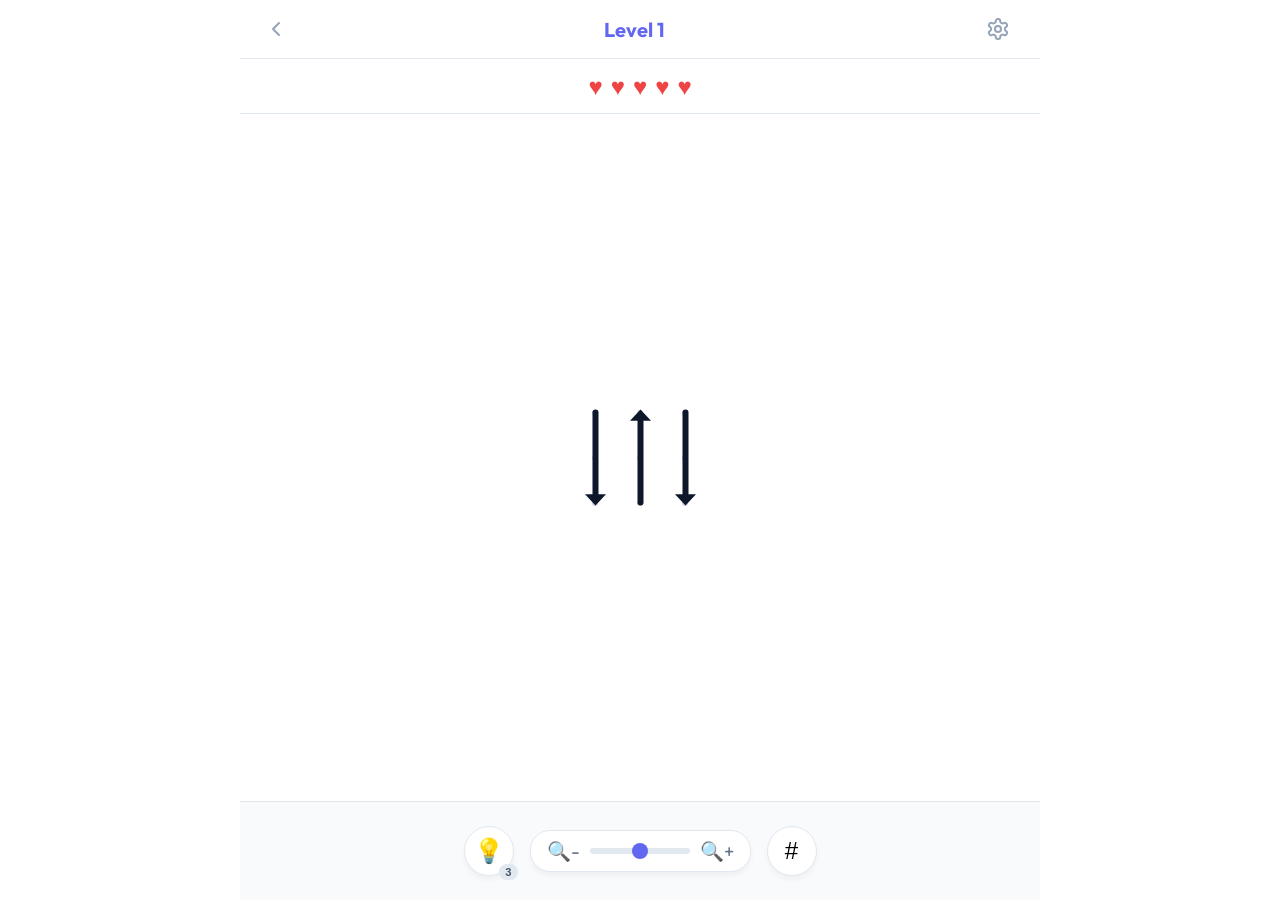
<file: play.html>
<!DOCTYPE html>
<html lang="en">
<head>
    <meta charset="UTF-8">
    <meta name="viewport" content="width=device-width, initial-scale=1.0, maximum-scale=1.0, user-scalable=no">
    <title>Play Arrow Puzzle Online</title>
    <meta name="description" content="Play the free Arrow Puzzle logic game directly in your browser.">
    <!-- Fonts -->
    <link rel="preconnect" href="https://fonts.googleapis.com">
    <link rel="preconnect" href="https://fonts.gstatic.com" crossorigin>
    <link href="https://fonts.googleapis.com/css2?family=Outfit:wght@400;600;700&display=swap" rel="stylesheet">
    <link rel="stylesheet" href="play.css">
</head>
<body class="play-mode">
    <div class="game-wrapper">
        <header class="game-header">
            <a href="index.html" class="btn-back" aria-label="Back to home">
                <svg xmlns="http://www.w3.org/2000/svg" width="24" height="24" viewBox="0 0 24 24" fill="none" stroke="currentColor" stroke-width="2" stroke-linecap="round" stroke-linejoin="round"><path d="m15 18-6-6 6-6"/></svg>
            </a>
            <div class="level-indicator">Level <span id="level-display">1</span></div>
            <button id="btn-settings" class="btn-icon" aria-label="Settings">
                <svg xmlns="http://www.w3.org/2000/svg" width="24" height="24" viewBox="0 0 24 24" fill="none" stroke="currentColor" stroke-width="2" stroke-linecap="round" stroke-linejoin="round"><path d="M12.22 2h-.44a2 2 0 0 0-2 2v.18a2 2 0 0 1-1 1.73l-.43.25a2 2 0 0 1-2 0l-.15-.08a2 2 0 0 0-2.73.73l-.22.38a2 2 0 0 0 .73 2.73l.15.1a2 2 0 0 1 1 1.72v.51a2 2 0 0 1-1 1.74l-.15.09a2 2 0 0 0-.73 2.73l.22.38a2 2 0 0 0 2.73.73l.15-.08a2 2 0 0 1 2 0l.43.25a2 2 0 0 1 1 1.73V20a2 2 0 0 0 2 2h.44a2 2 0 0 0 2-2v-.18a2 2 0 0 1 1-1.73l.43-.25a2 2 0 0 1 2 0l.15.08a2 2 0 0 0 2.73-.73l.22-.39a2 2 0 0 0-.73-2.73l-.15-.08a2 2 0 0 1-1-1.74v-.5a2 2 0 0 1 1-1.74l.15-.09a2 2 0 0 0 .73-2.73l-.22-.38a2 2 0 0 0-2.73-.73l-.15.08a2 2 0 0 1-2 0l-.43-.25a2 2 0 0 1-1-1.73V4a2 2 0 0 0-2-2z"/><circle cx="12" cy="12" r="3"/></svg>
            </button>
        </header>

        <!-- Lives / Hearts Placeholder -->
        <div class="hearts-container">
            <span class="heart">♥</span>
            <span class="heart">♥</span>
            <span class="heart">♥</span>
            <span class="heart">♥</span>
            <span class="heart">♥</span>
        </div>

        <main class="board-area">
            <!-- The dot grid background and the puzzle pieces -->
            <div id="game-board" class="game-board">
                <div id="dot-grid" class="dot-grid"></div>
                <div id="pieces-container" class="pieces-container"></div>
            </div>
        </main>

        <!-- Footer Controls as seen in screenshots -->
        <footer class="game-controls">
            <button class="control-btn bulb-btn">
                💡<span class="hint-count">3</span>
            </button>
            <div class="zoom-slider-container">
                <span class="zoom-icon">🔍-</span>
                <input type="range" min="50" max="150" value="100" class="zoom-slider">
                <span class="zoom-icon">🔍+</span>
            </div>
            <button class="control-btn grid-btn">
                #
            </button>
        </footer>
    </div>

    <!-- Win Modal -->
    <div id="win-modal" class="modal-overlay" style="display: none;">
        <div class="modal-content">
            <div class="modal-icon">🎉</div>
            <h2 class="modal-title">Level Cleared!</h2>
            <p class="modal-text">Path connected perfectly.</p>
            <button id="btn-next-level" class="btn-primary hover-lift">
                Next Level →
            </button>
        </div>
    </div>

    <!-- Lose Modal -->
    <div id="lose-modal" class="modal-overlay" style="display: none;">
        <div class="modal-content">
            <div class="modal-icon">💔</div>
            <h2 class="modal-title">Out of Moves!</h2>
            <p class="modal-text">You ran out of hearts.</p>
            <button id="btn-restart-level" class="btn-primary hover-lift">
                Restart Level ↻
            </button>
        </div>
    </div>

    <!-- Game Engine -->
    <script src="game.js"></script>
</body>
</html>
</file>
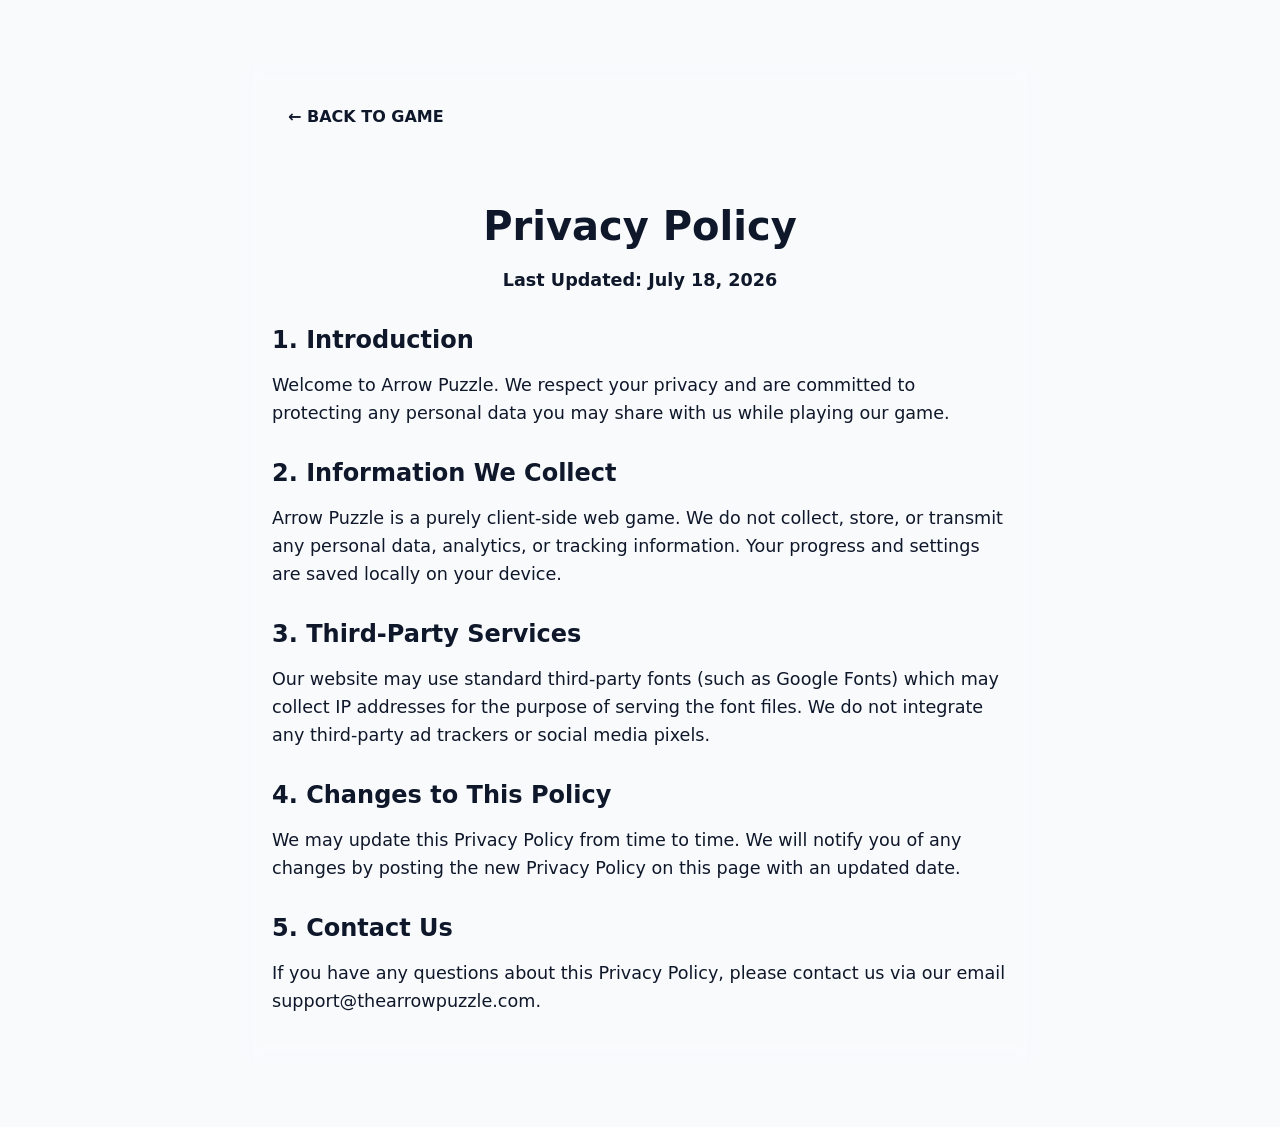
<file: privacy-policy.html>
<!DOCTYPE html>
<html lang="en">
<head>
    <meta charset="UTF-8">
    <meta name="viewport" content="width=device-width, initial-scale=1.0">
    <title>Privacy Policy - Arrow Puzzle</title>
    <link href="https://fonts.googleapis.com/css2?family=Exo+2:wght@400;600&family=Orbitron:wght@500;700;900&display=swap" rel="stylesheet">
    <link rel="stylesheet" href="style.css">
    <style>
        .legal-container { max-width: 800px; margin: 4rem auto; padding: 2rem; background: var(--glass-bg); border: 1px solid var(--glass-border); border-radius: 20px; backdrop-filter: blur(10px); }
        h1, h2 { font-family: var(--font-heading); color: var(--neon-cyan); margin-bottom: 1rem; margin-top: 2rem; text-transform: none; }
        h1 { font-size: 2.5rem; text-align: center; }
        p, li { font-size: 1.1rem; line-height: 1.6; color: var(--text-secondary); margin-bottom: 1rem; }
        ul { margin-left: 2rem; margin-bottom: 1rem; }
        .date { text-align: center; color: var(--neon-magenta); font-weight: bold; margin-bottom: 2rem; font-family: var(--font-heading); }
        a { color: var(--neon-cyan); text-decoration: none; }
        a:hover { text-decoration: underline; }
        .back-link { display: inline-block; margin-bottom: 2rem; font-family: var(--font-heading); font-weight: 700; text-transform: uppercase; color: var(--neon-cyan); text-decoration: none; border: 1px solid var(--neon-cyan); padding: 0.5rem 1rem; border-radius: 4px; transition: all 0.3s ease; }
        .back-link:hover { background: var(--neon-cyan); color: #03030f; box-shadow: 0 0 10px var(--neon-cyan); }
    </style>
</head>
<body>
    <div class="legal-container">
        <a href="index.html" class="back-link">← Back to Game</a>
        <h1>Privacy Policy</h1>
        <p class="date">Last Updated: July 18, 2026</p>
        
        <h2>1. Introduction</h2>
        <p>Welcome to Arrow Puzzle. We respect your privacy and are committed to protecting any personal data you may share with us while playing our game.</p>
        
        <h2>2. Information We Collect</h2>
        <p>Arrow Puzzle is a purely client-side web game. We do not collect, store, or transmit any personal data, analytics, or tracking information. Your progress and settings are saved locally on your device.</p>
        
        <h2>3. Third-Party Services</h2>
        <p>Our website may use standard third-party fonts (such as Google Fonts) which may collect IP addresses for the purpose of serving the font files. We do not integrate any third-party ad trackers or social media pixels.</p>
        
        <h2>4. Changes to This Policy</h2>
        <p>We may update this Privacy Policy from time to time. We will notify you of any changes by posting the new Privacy Policy on this page with an updated date.</p>
        
        <h2>5. Contact Us</h2>
        <p>If you have any questions about this Privacy Policy, please contact us via our email <a href="mailto:support@thearrowpuzzle.com">support@thearrowpuzzle.com</a>.</p>
    </div>
</body>
</html>
</file>
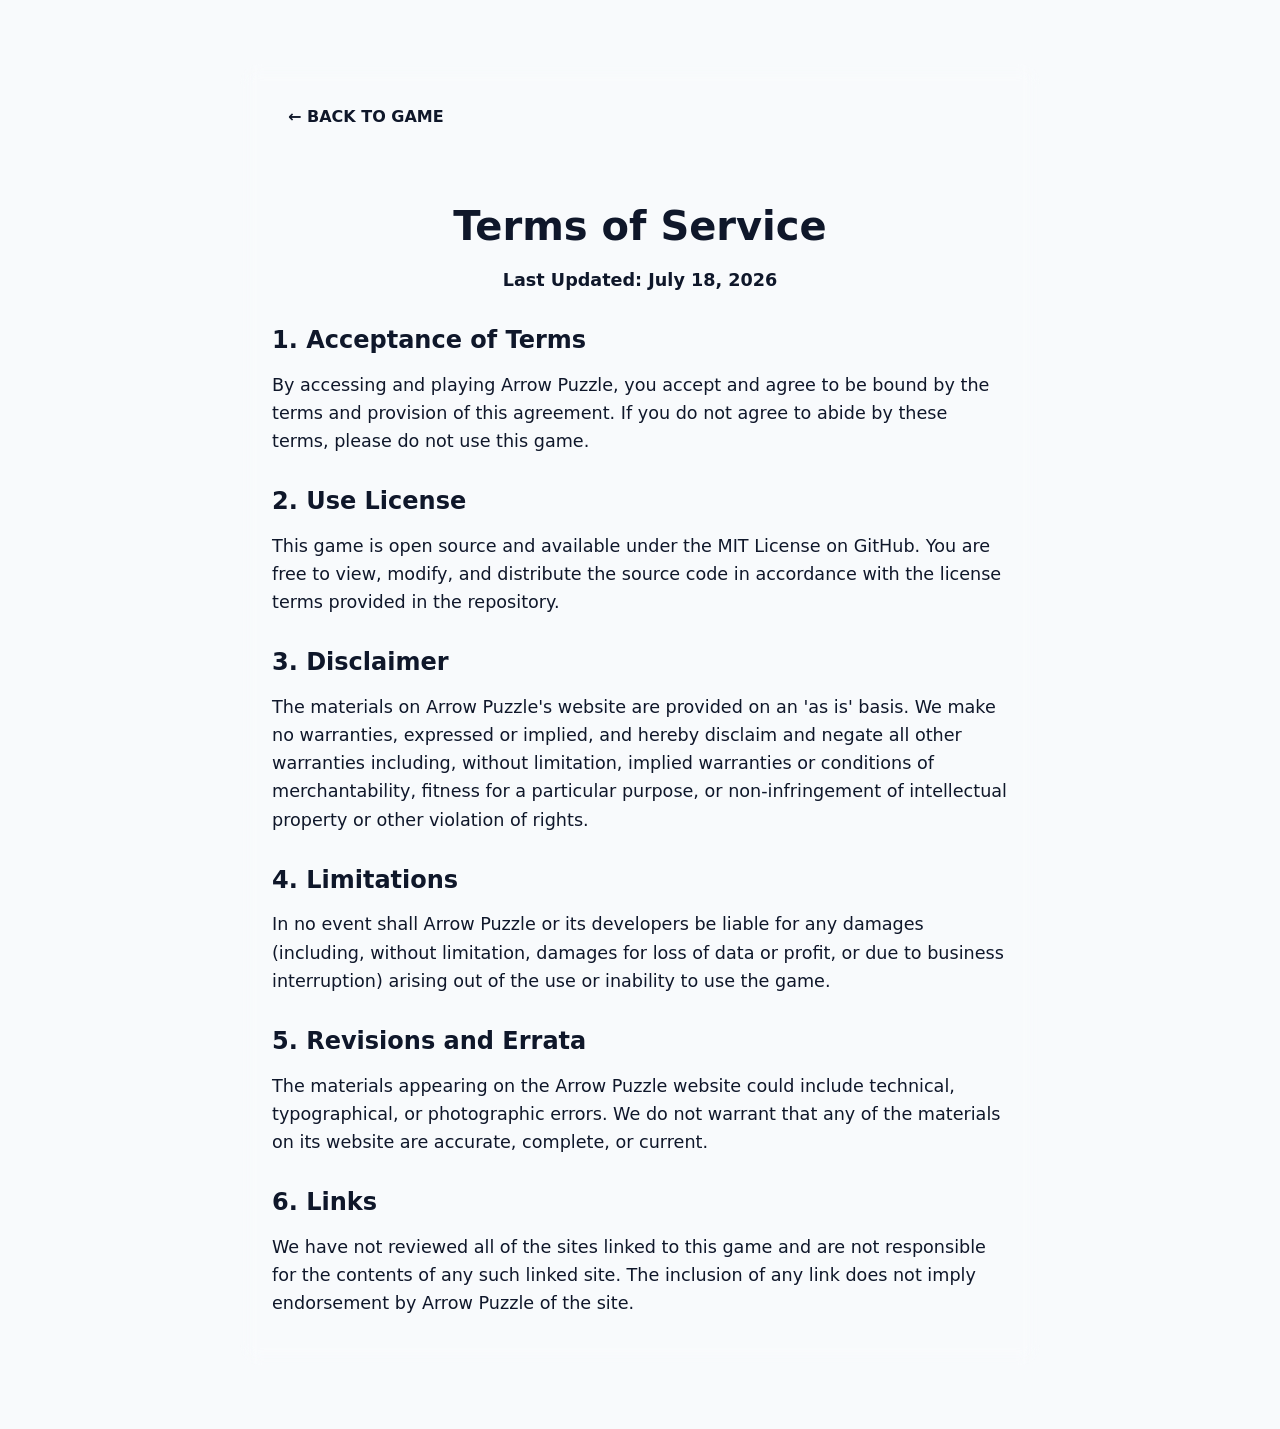
<file: terms.html>
<!DOCTYPE html>
<html lang="en">
<head>
    <meta charset="UTF-8">
    <meta name="viewport" content="width=device-width, initial-scale=1.0">
    <title>Terms of Service - Arrow Puzzle</title>
    <link href="https://fonts.googleapis.com/css2?family=Exo+2:wght@400;600&family=Orbitron:wght@500;700;900&display=swap" rel="stylesheet">
    <link rel="stylesheet" href="style.css">
    <style>
        .legal-container { max-width: 800px; margin: 4rem auto; padding: 2rem; background: var(--glass-bg); border: 1px solid var(--glass-border); border-radius: 20px; backdrop-filter: blur(10px); }
        h1, h2 { font-family: var(--font-heading); color: var(--neon-cyan); margin-bottom: 1rem; margin-top: 2rem; text-transform: none; }
        h1 { font-size: 2.5rem; text-align: center; }
        p, li { font-size: 1.1rem; line-height: 1.6; color: var(--text-secondary); margin-bottom: 1rem; }
        ul { margin-left: 2rem; margin-bottom: 1rem; }
        .date { text-align: center; color: var(--neon-magenta); font-weight: bold; margin-bottom: 2rem; font-family: var(--font-heading); }
        a { color: var(--neon-cyan); text-decoration: none; }
        a:hover { text-decoration: underline; }
        .back-link { display: inline-block; margin-bottom: 2rem; font-family: var(--font-heading); font-weight: 700; text-transform: uppercase; color: var(--neon-cyan); text-decoration: none; border: 1px solid var(--neon-cyan); padding: 0.5rem 1rem; border-radius: 4px; transition: all 0.3s ease; }
        .back-link:hover { background: var(--neon-cyan); color: #03030f; box-shadow: 0 0 10px var(--neon-cyan); }
    </style>
</head>
<body>
    <div class="legal-container">
        <a href="index.html" class="back-link">← Back to Game</a>
        <h1>Terms of Service</h1>
        <p class="date">Last Updated: July 18, 2026</p>
        
        <h2>1. Acceptance of Terms</h2>
        <p>By accessing and playing Arrow Puzzle, you accept and agree to be bound by the terms and provision of this agreement. If you do not agree to abide by these terms, please do not use this game.</p>
        
        <h2>2. Use License</h2>
        <p>This game is open source and available under the MIT License on GitHub. You are free to view, modify, and distribute the source code in accordance with the license terms provided in the repository.</p>
        
        <h2>3. Disclaimer</h2>
        <p>The materials on Arrow Puzzle's website are provided on an 'as is' basis. We make no warranties, expressed or implied, and hereby disclaim and negate all other warranties including, without limitation, implied warranties or conditions of merchantability, fitness for a particular purpose, or non-infringement of intellectual property or other violation of rights.</p>
        
        <h2>4. Limitations</h2>
        <p>In no event shall Arrow Puzzle or its developers be liable for any damages (including, without limitation, damages for loss of data or profit, or due to business interruption) arising out of the use or inability to use the game.</p>
        
        <h2>5. Revisions and Errata</h2>
        <p>The materials appearing on the Arrow Puzzle website could include technical, typographical, or photographic errors. We do not warrant that any of the materials on its website are accurate, complete, or current.</p>
        
        <h2>6. Links</h2>
        <p>We have not reviewed all of the sites linked to this game and are not responsible for the contents of any such linked site. The inclusion of any link does not imply endorsement by Arrow Puzzle of the site.</p>
    </div>
</body>
</html>
</file>
<file: play.css>
/* Play Mode Specific Styles (Minimalist Tap Away) */
body.play-mode {
    background: #ffffff;
    color: #1a1a2e;
    height: 100vh;
    width: 100vw;
    margin: 0;
    overflow: hidden;
    display: flex;
    flex-direction: column;
    font-family: 'Outfit', sans-serif;
}

.game-wrapper {
    display: flex;
    flex-direction: column;
    height: 100%;
    max-width: 800px;
    margin: 0 auto;
    width: 100%;
    position: relative;
    background: #ffffff;
}

/* Header */
.game-header {
    display: flex;
    justify-content: space-between;
    align-items: center;
    padding: 1rem 1.5rem;
    background: #ffffff;
    border-bottom: 1px solid #e2e8f0;
    z-index: 10;
}

.btn-back,
.btn-icon {
    background: none;
    border: none;
    color: #94a3b8;
    cursor: pointer;
    transition: color 0.2s;
    display: flex;
    align-items: center;
    justify-content: center;
    text-decoration: none;
}

.btn-back:hover,
.btn-icon:hover {
    color: #475569;
}

.level-indicator {
    font-size: 1.25rem;
    font-weight: 700;
    color: #6366f1;
}

/* Hearts */
.hearts-container {
    display: flex;
    justify-content: center;
    gap: 0.5rem;
    padding: 0.75rem 0;
    border-bottom: 1px solid #e2e8f0;
    z-index: 10;
    background: #ffffff;
}

.heart {
    color: #ef4444;
    font-size: 1.5rem;
    transition: opacity 0.3s ease, filter 0.3s ease;
}

.heart.empty {
    opacity: 0.2;
    filter: grayscale(100%);
}

/* Board Area */
.board-area {
    flex: 1;
    display: flex;
    align-items: center;
    justify-content: center;
    padding: 1rem;
    position: relative;
    overflow: hidden;
}

.game-board {
    position: relative;
    width: 300px;
    /* Will be dynamically sized by JS */
    height: 300px;
    transition: transform 0.3s ease;
}

/* Dot Grid Background Container */
.dot-grid {
    position: absolute;
    top: 0;
    left: 0;
    right: 0;
    bottom: 0;
    z-index: 1;
}

/* Individual permanent dots */
.static-dot {
    position: absolute;
    width: 6px;
    height: 6px;
    background-color: #cbd5e1;
    border-radius: 50%;
    transform: translate(-50%, -50%);
    /* Ensures left/top centers the dot */
}

/* Pieces Container */
.pieces-container {
    position: absolute;
    top: 0;
    left: 0;
    width: 100%;
    height: 100%;
    z-index: 2;
}

/* Minimalist Arrow Piece */
.piece {
    position: absolute;
    width: 45px;
    /* CELL_SIZE */
    height: 45px;
    display: flex;
    align-items: center;
    justify-content: center;
    cursor: pointer;
    /* Slow, smooth ease-in transition for the flying out animation */
    transition: transform 1.2s ease-in, opacity 1.0s ease-in;
    z-index: 3;
}

.piece:hover {
    filter: drop-shadow(0 4px 6px rgba(99, 102, 241, 0.3));
}

/* SVG Styling inside piece */
.piece svg {
    width: 100%;
    height: 100%;
    stroke: #0f172a;
    stroke-width: 8px;
    /* Matched the thicker lines of the screenshot */
    stroke-linecap: round;
    stroke-linejoin: round;
    fill: none;
    transition: stroke 0.2s;
}

/* Fill the arrowhead */
.piece svg path.arrow-head {
    fill: #0f172a;
    stroke: none;
}

/* Animations */
@keyframes bump {

    0%,
    100% {
        transform: rotate(var(--rot)) translateY(0);
    }

    50% {
        transform: rotate(var(--rot)) translateY(15px);
    }
}

.piece.bumping {
    animation: bump 0.4s ease-in-out both;
}

.piece.bumping svg {
    stroke: #ef4444;
    /* Turn red on error */
}

.piece.bumping svg path.arrow-head {
    fill: #ef4444;
}

/* When flying out, z-index needs to be high */
.piece.flying {
    z-index: 10;
    pointer-events: none;
}

/* Footer Controls */
.game-controls {
    display: flex;
    justify-content: center;
    align-items: center;
    gap: 1rem;
    padding: 1.5rem;
    background: #f8fafc;
    border-top: 1px solid #e2e8f0;
    z-index: 10;
}

.control-btn {
    width: 50px;
    height: 50px;
    border-radius: 50%;
    background: #ffffff;
    border: 1px solid #e2e8f0;
    box-shadow: 0 4px 6px -1px rgba(0, 0, 0, 0.05);
    display: flex;
    align-items: center;
    justify-content: center;
    font-size: 1.5rem;
    cursor: pointer;
    position: relative;
}

.hint-count {
    position: absolute;
    bottom: -5px;
    right: -5px;
    background: #e2e8f0;
    color: #475569;
    font-size: 0.7rem;
    font-weight: bold;
    padding: 2px 6px;
    border-radius: 10px;
}

.zoom-slider-container {
    display: flex;
    align-items: center;
    background: #ffffff;
    padding: 0.5rem 1rem;
    border-radius: 20px;
    border: 1px solid #e2e8f0;
    box-shadow: 0 4px 6px -1px rgba(0, 0, 0, 0.05);
    gap: 0.5rem;
}

.zoom-slider {
    -webkit-appearance: none;
    width: 100px;
    height: 6px;
    background: #e2e8f0;
    border-radius: 3px;
    outline: none;
}

.zoom-slider::-webkit-slider-thumb {
    -webkit-appearance: none;
    appearance: none;
    width: 16px;
    height: 16px;
    border-radius: 50%;
    background: #6366f1;
    cursor: pointer;
}

.zoom-icon {
    font-size: 1.2rem;
    color: #64748b;
}

/* Modal */
.modal-overlay {
    position: fixed;
    top: 0;
    left: 0;
    right: 0;
    bottom: 0;
    background: rgba(15, 23, 42, 0.6);
    backdrop-filter: blur(4px);
    display: flex;
    align-items: center;
    justify-content: center;
    z-index: 100;
}

.modal-content {
    background: #ffffff;
    padding: 3rem;
    border-radius: 24px;
    text-align: center;
    box-shadow: 0 25px 50px -12px rgba(0, 0, 0, 0.25);
    max-width: 90%;
    width: 350px;
}

.modal-icon {
    font-size: 4rem;
    margin-bottom: 1rem;
}

.modal-title {
    font-size: 2rem;
    color: #0f172a;
    margin-bottom: 0.5rem;
}

.modal-text {
    color: #64748b;
    margin-bottom: 2rem;
}

.btn-primary {
    background: #6366f1;
    color: white;
    border: none;
    padding: 1rem 2rem;
    border-radius: 50px;
    font-size: 1.1rem;
    font-weight: 600;
    cursor: pointer;
    box-shadow: 0 4px 14px rgba(99, 102, 241, 0.4);
    transition: transform 0.2s, box-shadow 0.2s;
}

.btn-primary:hover {
    transform: translateY(-2px);
    box-shadow: 0 6px 20px rgba(99, 102, 241, 0.6);
}
</file>
<file: style.css>
/* --- Variables & Theme --- */
:root {
    --bg-dark: #f8fafc;
    --bg-alt: #ffffff;
    --bg-card: #ffffff;
    --bg-card-hover: #f1f5f9;
    --text-main: #0f172a;
    --text-muted: #475569;
    --accent-primary: #3b82f6;
    /* Blue */
    --accent-primary-glow: rgba(59, 130, 246, 0.3);
    --accent-secondary: #8b5cf6;
    /* Purple */
    --accent-secondary-glow: rgba(139, 92, 246, 0.3);
    --border-subtle: rgba(15, 23, 42, 0.1);

    --font-main: 'Outfit', system-ui, -apple-system, sans-serif;

    --transition-fast: 0.2s ease;
    --transition-smooth: 0.3s cubic-bezier(0.4, 0, 0.2, 1);
}

/* --- Resets --- */
* {
    margin: 0;
    padding: 0;
    box-sizing: border-box;
}

html {
    scroll-behavior: smooth;
    font-size: 16px;
}

body {
    font-family: var(--font-main);
    background-color: var(--bg-dark);
    color: var(--text-main);
    line-height: 1.6;
    overflow-x: hidden;
    -webkit-font-smoothing: antialiased;
}

a {
    text-decoration: none;
    color: inherit;
    transition: color var(--transition-fast);
}

img {
    max-width: 100%;
    height: auto;
    display: block;
}

ul {
    list-style: none;
}

button {
    font-family: inherit;
    border: none;
    background: none;
    cursor: pointer;
}

/* --- Layout Utility --- */
.container {
    width: 100%;
    max-width: 1200px;
    margin: 0 auto;
    padding: 0 1.5rem;
}

.section {
    padding: 6rem 0;
}

.bg-alt {
    background-color: var(--bg-alt);
}

.text-center {
    text-align: center;
}

.mt-4 {
    margin-top: 2rem;
}

.section-header {
    margin-bottom: 4rem;
}

.section-title {
    font-size: 2.5rem;
    font-weight: 800;
    margin-bottom: 1rem;
    background: linear-gradient(to right, #0f172a, #334155);
    -webkit-background-clip: text;
    background-clip: text;
    -webkit-text-fill-color: transparent;
}

.section-subtitle {
    font-size: 1.125rem;
    color: var(--text-muted);
}

/* --- Typography --- */
h1,
h2,
h3,
h4 {
    line-height: 1.2;
}

/* --- Buttons --- */
.btn {
    display: inline-flex;
    align-items: center;
    justify-content: center;
    padding: 0.75rem 1.5rem;
    border-radius: 999px;
    font-weight: 600;
    font-size: 1rem;
    transition: all var(--transition-smooth);
    position: relative;
    overflow: hidden;
}

.btn-primary {
    background: linear-gradient(135deg, var(--accent-primary), var(--accent-secondary));
    color: white;
    box-shadow: 0 4px 15px var(--accent-primary-glow);
}

.btn-primary:hover {
    transform: translateY(-2px);
    box-shadow: 0 6px 20px rgba(59, 130, 246, 0.7);
}

.btn-secondary {
    background: var(--bg-card);
    color: var(--text-main);
    border: 1px solid var(--border-subtle);
}

.btn-secondary:hover {
    background: var(--bg-card-hover);
    border-color: rgba(255, 255, 255, 0.3);
}

.btn-outline {
    background: transparent;
    border: 1px solid var(--border-subtle);
    color: var(--text-main);
}

.btn-outline:hover {
    background: rgba(255, 255, 255, 0.1);
}

.btn-store {
    background: #000;
    color: white;
    border: 1px solid rgba(255, 255, 255, 0.2);
    border-radius: 12px;
    padding: 0.5rem 1.25rem;
    display: inline-flex;
    align-items: center;
    gap: 10px;
    min-width: 160px;
    text-align: left;
}

.btn-store:hover {
    background: #111;
    transform: translateY(-2px);
    box-shadow: 0 10px 20px rgba(0, 0, 0, 0.5);
}

.store-icon {
    font-size: 1.75rem;
}

.store-text small {
    display: block;
    font-size: 0.65rem;
    line-height: 1;
    color: #ccc;
}

.store-text strong {
    display: block;
    font-size: 1.1rem;
    line-height: 1.2;
}

@keyframes parallax-wobble {
    0% {
        transform: perspective(600px) rotateX(0deg) rotateY(0deg) scale(1);
        box-shadow: 0px 4px 8px rgba(234, 179, 8, 0.3);
    }

    25% {
        transform: perspective(600px) rotateX(8deg) rotateY(5deg) scale(1.01);
        box-shadow: -4px 8px 15px rgba(234, 179, 8, 0.4);
    }

    50% {
        transform: perspective(600px) rotateX(0deg) rotateY(0deg) scale(1.03);
        box-shadow: 0px 10px 18px rgba(234, 179, 8, 0.5);
    }

    75% {
        transform: perspective(600px) rotateX(-8deg) rotateY(-5deg) scale(1.01);
        box-shadow: 4px 8px 15px rgba(234, 179, 8, 0.4);
    }

    100% {
        transform: perspective(600px) rotateX(0deg) rotateY(0deg) scale(1);
        box-shadow: 0px 4px 8px rgba(234, 179, 8, 0.3);
    }
}

.play-online-btn {
    background: #eab308;
    color: #000;
    border: 2px solid #000;
    border-radius: 999px;
    font-weight: 800;
    text-transform: uppercase;
    position: relative;
    letter-spacing: 1px;
    padding: 0.75rem 2rem;
    transform-style: preserve-3d;
    animation: parallax-wobble 3.5s infinite ease-in-out;
    transition: all 0.3s cubic-bezier(0.34, 1.56, 0.64, 1);
}

.play-online-btn:hover {
    background: #facc15;
    color: #000;
    animation: none;
    transform: perspective(600px) translateZ(10px) scale(1.03) translateY(-2px) !important;
    box-shadow: 0 12px 25px rgba(234, 179, 8, 0.5) !important;
}

.play-online-btn::after {
    content: '';
    position: absolute;
    inset: -6px;
    border: 1.5px solid #000;
    border-radius: 999px;
    pointer-events: none;
    -webkit-mask-image: linear-gradient(to right,
            transparent 0px, transparent 15px,
            #000 15px, #000 40px,
            transparent 40px, transparent calc(100% - 40px),
            #000 calc(100% - 40px), #000 calc(100% - 15px),
            transparent calc(100% - 15px), transparent 100%);
    mask-image: linear-gradient(to right,
            transparent 0px, transparent 15px,
            #000 15px, #000 40px,
            transparent 40px, transparent calc(100% - 40px),
            #000 calc(100% - 40px), #000 calc(100% - 15px),
            transparent calc(100% - 15px), transparent 100%);
    transform: translateZ(8px);
    transition: transform 0.3s cubic-bezier(0.34, 1.56, 0.64, 1), border-width 0.3s ease;
}

.play-online-btn:hover::after {
    transform: translateZ(15px) scale(1.02);
    border-width: 2px;
}

/* Custom Google Play Button (Light) */
.btn-store.store-google-light {
    background: #ffffff;
    color: #3c4043;
    border: 1px solid #747775;
    border-radius: 6px;
    padding: 0.4rem 1rem;
    display: inline-flex;
    align-items: center;
    gap: 12px;
    min-width: 160px;
    text-align: left;
    box-shadow: 0 4px 6px -1px rgba(0, 0, 0, 0.05);
    transition: transform 0.4s cubic-bezier(0.34, 1.56, 0.64, 1), box-shadow 0.4s ease, border-color 0.4s ease;
}

.btn-store.store-google-light:hover {
    background: #ffffff;
    border-color: #4285F4;
    transform: translateY(-3px) scale(1.02) !important;
    box-shadow: 0 12px 24px rgba(66, 133, 244, 0.15), 0 4px 8px rgba(0, 0, 0, 0.05) !important;
}

.store-google-light .store-icon-img {
    width: 28px;
    height: 28px;
}

.store-google-light .store-text small {
    display: block;
    font-size: 0.65rem;
    font-weight: 500;
    color: #3c4043;
    text-transform: uppercase;
    letter-spacing: 0.5px;
    margin-bottom: -2px;
}

.store-google-light .store-text strong {
    display: block;
    font-size: 1.3rem;
    font-family: 'Outfit', sans-serif;
    font-weight: 600;
    color: #3c4043;
}

/* --- Header / Navigation --- */
.navbar {
    position: fixed;
    top: 0;
    left: 0;
    width: 100%;
    z-index: 1000;
    padding: 1rem 0;
    background: rgba(248, 250, 252, 0.8);
    backdrop-filter: blur(12px);
    border-bottom: 1px solid var(--border-subtle);
    transition: padding var(--transition-smooth), background var(--transition-smooth);
}

.navbar.scrolled {
    padding: 0.75rem 0;
    background: rgba(248, 250, 252, 0.95);
}

.nav-container {
    display: flex;
    justify-content: space-between;
    align-items: center;
}

.logo {
    font-size: 1.5rem;
    font-weight: 800;
    display: flex;
    align-items: center;
    gap: 0.5rem;
}

.logo-icon {
    color: var(--accent-primary);
}

.nav-links {
    display: flex;
    gap: 2rem;
    align-items: center;
}

.nav-links a:not(.btn) {
    font-size: 0.95rem;
    font-weight: 600;
    color: var(--text-muted);
    position: relative;
}

.nav-links a:not(.btn):hover,
.nav-links a.active {
    color: var(--text-main);
}

.nav-links a:not(.btn)::after {
    content: '';
    position: absolute;
    bottom: -4px;
    left: 0;
    width: 0%;
    height: 2px;
    background: var(--accent-primary);
    transition: width var(--transition-smooth);
}

.nav-links a:not(.btn):hover::after,
.nav-links a.active::after {
    width: 100%;
}

.nav-actions {
    display: flex;
    align-items: center;
    gap: 1rem;
}

/* Hamburger */
.hamburger {
    display: none;
    flex-direction: column;
    gap: 5px;
    background: none;
    border: none;
    cursor: pointer;
    z-index: 1001;
}

.hamburger span {
    display: block;
    width: 25px;
    height: 2px;
    background: var(--text-main);
    transition: all 0.3s;
}

/* --- Hero Section --- */
.hero {
    position: relative;
    padding-top: 8rem;
    padding-bottom: 4rem;
    min-height: 100vh;
    display: flex;
    align-items: center;
    overflow: hidden;
}

.hero-bg {
    position: absolute;
    top: 0;
    left: 0;
    width: 100%;
    height: 100%;
    background: radial-gradient(circle at 70% 30%, rgba(59, 130, 246, 0.15), transparent 50%),
        radial-gradient(circle at 30% 70%, rgba(139, 92, 246, 0.15), transparent 50%);
    z-index: -1;
}

.hero-container {
    display: grid;
    grid-template-columns: 1fr 1fr;
    gap: 4rem;
    align-items: center;
}

.rating-badge {
    display: inline-flex;
    align-items: center;
    gap: 0.5rem;
    background: var(--bg-card);
    padding: 0.5rem 1rem;
    border-radius: 999px;
    border: 1px solid var(--border-subtle);
    font-size: 0.875rem;
    margin-bottom: 1.5rem;
    font-weight: 600;
}

.stars {
    color: #fbbf24;
}

.hero-title {
    font-size: 4.5rem;
    font-weight: 800;
    margin-bottom: 0.5rem;
    line-height: 1.1;
    background: linear-gradient(to right, #0f172a, var(--accent-primary));
    -webkit-background-clip: text;
    background-clip: text;
    -webkit-text-fill-color: transparent;
}

.hero-subtitle {
    font-size: 2rem;
    font-weight: 300;
    color: var(--accent-primary);
    margin-bottom: 1.5rem;
}

.hero-description {
    font-size: 1.125rem;
    color: var(--text-muted);
    margin-bottom: 2.5rem;
    max-width: 90%;
}

.hero-cta-group {
    display: flex;
    flex-wrap: wrap;
    gap: 1rem;
    align-items: center;
}

.hero-gallery {
    --gallery-scale: 1;
    width: 320px;
    height: 650px;
    margin: 0 auto;
    position: relative;
    perspective: 1000px;
    animation: floatGallery 6s ease-in-out infinite;
}

@keyframes floatGallery {

    0%,
    100% {
        transform: translateY(0) scale(var(--gallery-scale));
    }

    50% {
        transform: translateY(-15px) scale(var(--gallery-scale));
    }
}

.gallery-card {
    position: absolute;
    top: 0;
    left: 0;
    width: 100%;
    height: 100%;
    object-fit: cover;
    transition: transform 0.4s cubic-bezier(0.2, 0.8, 0.2, 1), z-index 0s 0.4s;
    cursor: pointer;
}

.card-1 {
    transform: rotate(-12deg) translateX(-40px) translateY(20px) scale(0.9);
    z-index: 1;
}

.card-2 {
    transform: rotate(-4deg) translateX(-15px) translateY(5px) scale(0.95);
    z-index: 2;
}

.card-3 {
    transform: rotate(4deg) translateX(15px) translateY(5px) scale(0.95);
    z-index: 3;
}

.card-4 {
    transform: rotate(12deg) translateX(40px) translateY(20px) scale(0.9);
    z-index: 4;
}

.gallery-card:hover {
    transform: rotate(0) translateX(0) translateY(-20px) scale(1.05);
    z-index: 10;
    transition: transform 0.4s cubic-bezier(0.2, 0.8, 0.2, 1), z-index 0s;
}

/* Hover Lift Utilities */
.hover-lift {
    transition: transform 0.3s cubic-bezier(0.175, 0.885, 0.32, 1.275), box-shadow 0.3s ease;
}

.hover-lift:hover {
    transform: translateY(-5px);
    box-shadow: 0 10px 20px rgba(0, 0, 0, 0.15);
}

.arrow-icon {
    margin-left: 8px;
    display: inline-block;
    transition: transform var(--transition-smooth);
}

.btn-primary:hover .arrow-icon {
    transform: translateX(4px);
}

/* --- Gameplay Video --- */
.video-wrapper {
    max-width: 900px;
    margin: 0 auto;
    border-radius: 20px;
    overflow: hidden;
    position: relative;
    aspect-ratio: 16 / 9;
    box-shadow: 0 20px 40px rgba(0, 0, 0, 0.5);
    border: 1px solid var(--border-subtle);
}

.video-thumbnail {
    width: 100%;
    height: 100%;
    background-size: cover;
    background-position: center;
    display: flex;
    align-items: center;
    justify-content: center;
    position: relative;
}

.video-thumbnail::before {
    content: '';
    position: absolute;
    inset: 0;
    background: rgba(0, 0, 0, 0.4);
    transition: background var(--transition-fast);
}

.video-wrapper:hover .video-thumbnail::before {
    background: rgba(0, 0, 0, 0.2);
}

.play-btn {
    width: 80px;
    height: 80px;
    border-radius: 50%;
    background: rgba(255, 255, 255, 0.2);
    backdrop-filter: blur(8px);
    display: flex;
    align-items: center;
    justify-content: center;
    position: relative;
    z-index: 2;
    border: 2px solid rgba(255, 255, 255, 0.5);
    transition: transform var(--transition-smooth);
}

.play-btn::after {
    content: '';
    position: absolute;
    inset: -10px;
    border-radius: 50%;
    border: 1px solid rgba(255, 255, 255, 0.3);
    animation: ripple 2s infinite ease-out;
}

@keyframes ripple {
    0% {
        transform: scale(1);
        opacity: 1;
    }

    100% {
        transform: scale(1.5);
        opacity: 0;
    }
}

.play-btn:hover {
    transform: scale(1.1);
    background: rgba(255, 255, 255, 0.3);
}

.play-icon {
    font-size: 2rem;
    color: white;
    margin-left: 5px;
    /* Visual center adjustment */
}

/* --- Features Section --- */
.features-grid {
    display: grid;
    grid-template-columns: repeat(auto-fit, minmax(250px, 1fr));
    gap: 2rem;
}

.feature-card {
    background: var(--bg-card);
    border: 1px solid var(--border-subtle);
    border-radius: 20px;
    padding: 2.5rem 2rem;
    transition: all var(--transition-smooth);
    position: relative;
    overflow: hidden;
    box-shadow: 0 4px 6px -1px rgba(0, 0, 0, 0.05), 0 2px 4px -1px rgba(0, 0, 0, 0.03);
}

.feature-card:hover {
    transform: translateY(-5px);
    border-color: rgba(255, 255, 255, 0.2);
    background: var(--bg-card-hover);
    box-shadow: 0 15px 30px rgba(0, 0, 0, 0.3);
}

.feature-icon {
    font-size: 3rem;
    margin-bottom: 1.5rem;
}

.feature-title {
    font-size: 1.25rem;
    margin-bottom: 1rem;
}

.feature-desc {
    color: var(--text-muted);
    font-size: 0.95rem;
}

/* --- How To Play --- */
.steps-grid {
    display: grid;
    grid-template-columns: repeat(4, 1fr);
    gap: 2rem;
}

.step-card {
    background: var(--bg-card);
    border-radius: 20px;
    padding: 2rem;
    text-align: center;
    position: relative;
    border: 1px solid var(--border-subtle);
    box-shadow: 0 4px 6px -1px rgba(0, 0, 0, 0.05), 0 2px 4px -1px rgba(0, 0, 0, 0.03);
}

.step-number {
    position: absolute;
    top: -15px;
    left: 50%;
    transform: translateX(-50%);
    width: 30px;
    height: 30px;
    background: var(--accent-primary);
    color: white;
    border-radius: 50%;
    display: flex;
    align-items: center;
    justify-content: center;
    font-weight: bold;
    font-size: 0.9rem;
    box-shadow: 0 4px 10px var(--accent-primary-glow);
}

.step-icon {
    font-size: 2.5rem;
    margin-top: 1rem;
    margin-bottom: 1rem;
}

.step-title {
    font-size: 1.2rem;
    margin-bottom: 0.5rem;
}

.step-card p {
    color: var(--text-muted);
    font-size: 0.9rem;
}

/* --- Screenshots Carousel --- */
.carousel-container {
    position: relative;
    max-width: 1000px;
    margin: 0 auto;
    display: flex;
    align-items: center;
}

.carousel-track-wrapper {
    overflow: hidden;
    width: 100%;
    padding: 2rem 0;
}

.carousel-track {
    display: flex;
    transition: transform 0.5s ease;
    gap: 2rem;
}

.carousel-slide {
    flex: 0 0 calc(33.333% - 1.33rem);
    /* Show 3 items on desktop */
    opacity: 0.5;
    transform: scale(0.9);
    transition: all var(--transition-smooth);
}

.carousel-slide.current-slide {
    opacity: 1;
    transform: scale(1.05);
    z-index: 2;
}

.carousel-slide img {
    border-radius: 20px;
    border: 4px solid var(--border-subtle);
    box-shadow: 0 10px 30px rgba(0, 0, 0, 0.5);
    width: 100%;
}

.carousel-btn {
    background: var(--bg-card);
    border: 1px solid var(--border-subtle);
    color: white;
    width: 50px;
    height: 50px;
    border-radius: 50%;
    font-size: 1.5rem;
    display: flex;
    align-items: center;
    justify-content: center;
    cursor: pointer;
    position: absolute;
    z-index: 10;
    transition: all var(--transition-fast);
}

.carousel-btn:hover {
    background: var(--accent-primary);
    border-color: var(--accent-primary);
}

.prev-btn {
    left: -25px;
}

.next-btn {
    right: -25px;
}


/* --- Reviews --- */
.reviews-grid {
    display: grid;
    grid-template-columns: repeat(auto-fit, minmax(300px, 1fr));
    gap: 2rem;
}

.review-card {
    background: var(--bg-card);
    border-radius: 20px;
    padding: 2.5rem;
    border: 1px solid var(--border-subtle);
    box-shadow: 0 4px 6px -1px rgba(0, 0, 0, 0.05), 0 2px 4px -1px rgba(0, 0, 0, 0.03);
}

.review-stars {
    color: #fbbf24;
    font-size: 1.25rem;
    margin-bottom: 1rem;
    letter-spacing: 2px;
}

.review-text {
    font-size: 1.1rem;
    font-style: italic;
    margin-bottom: 1.5rem;
    line-height: 1.7;
}

.review-author {
    color: var(--accent-primary);
    font-weight: 600;
}

/* --- FAQ Accordion --- */
.faq-list {
    max-width: 800px;
    margin: 0 auto;
    display: flex;
    flex-direction: column;
    gap: 1rem;
}

.faq-item {
    background: var(--bg-card);
    border: 1px solid var(--border-subtle);
    border-radius: 12px;
    overflow: hidden;
    box-shadow: 0 4px 6px -1px rgba(0, 0, 0, 0.05), 0 2px 4px -1px rgba(0, 0, 0, 0.03);
}

.faq-question {
    padding: 1.5rem;
    font-size: 1.125rem;
    font-weight: 600;
    cursor: pointer;
    list-style: none;
    /* Hide default arrow */
    position: relative;
    display: flex;
    justify-content: space-between;
    align-items: center;
}

.faq-question::-webkit-details-marker {
    display: none;
}

.faq-question::after {
    content: '+';
    font-size: 1.5rem;
    color: var(--accent-primary);
    transition: transform var(--transition-fast);
}

.faq-item[open] .faq-question::after {
    transform: rotate(45deg);
}

.faq-answer {
    padding: 0 1.5rem 1.5rem;
    color: var(--text-muted);
    line-height: 1.7;
}

/* --- CTA Section --- */
.cta-section {
    background: radial-gradient(circle at center, rgba(59, 130, 246, 0.2), transparent 70%);
}

.cta-title {
    font-size: 3rem;
    font-weight: 800;
    margin-bottom: 1rem;
}

.cta-subtitle {
    font-size: 1.25rem;
    color: var(--text-muted);
    margin-bottom: 3rem;
}

.cta-buttons {
    display: flex;
    justify-content: center;
    gap: 1.5rem;
    flex-wrap: wrap;
}

/* --- Footer --- */
.footer {
    border-top: 1px solid var(--border-subtle);
    padding: 4rem 0 2rem;
    background: var(--bg-dark);
}

.footer-grid {
    display: grid;
    grid-template-columns: 2fr 1fr 1fr 1fr;
    gap: 4rem;
    margin-bottom: 4rem;
}

.footer-desc {
    color: var(--text-muted);
    margin: 1.5rem 0;
}

.social-links {
    display: flex;
    gap: 1rem;
}

.social-icon {
    width: 40px;
    height: 40px;
    border-radius: 50%;
    background: var(--bg-card);
    display: flex;
    align-items: center;
    justify-content: center;
    border: 1px solid var(--border-subtle);
}

.social-icon:hover {
    background: var(--accent-primary);
    border-color: var(--accent-primary);
}

.footer-heading {
    font-size: 1.1rem;
    margin-bottom: 1.5rem;
    color: var(--text-main);
}

.footer-links ul li {
    margin-bottom: 0.75rem;
}

.footer-links ul a {
    color: var(--text-muted);
    font-size: 0.95rem;
}

.footer-links ul a:hover {
    color: var(--accent-primary);
}

.footer-bottom {
    border-top: 1px solid var(--border-subtle);
    padding-top: 2rem;
    text-align: center;
    color: var(--text-muted);
    font-size: 0.9rem;
}

/* --- Animations Utility --- */
.animate-on-scroll {
    opacity: 0;
    transform: translateY(30px);
    transition: opacity 0.8s ease, transform 0.8s ease;
}

.animate-on-scroll.visible {
    opacity: 1;
    transform: translateY(0);
}

.delay-1 {
    transition-delay: 0.1s;
}

.delay-2 {
    transition-delay: 0.2s;
}

.delay-3 {
    transition-delay: 0.3s;
}

.delay-4 {
    transition-delay: 0.4s;
}


/* --- Media Queries --- */
@media (max-width: 1024px) {
    .hero-title {
        font-size: 3.5rem;
    }

    .hero-subtitle {
        font-size: 1.75rem;
    }

    .carousel-slide {
        flex: 0 0 calc(50% - 1rem);
        /* 2 items on tablet */
    }
}

@media (max-width: 768px) {
    .nav-links {
        position: fixed;
        top: 0;
        right: -100%;
        height: 100vh;
        width: 250px;
        background: var(--bg-alt);
        flex-direction: column;
        justify-content: center;
        transition: right 0.4s ease;
        border-left: 1px solid var(--border-subtle);
        box-shadow: -10px 0 30px rgba(0, 0, 0, 0.5);
    }

    .nav-links.active {
        right: 0;
    }

    .hamburger {
        display: flex;
    }

    .d-none-mobile {
        display: none;
    }

    .hero-container {
        grid-template-columns: 1fr;
        text-align: center;
    }

    .hero-cta-group {
        justify-content: center;
    }

    .hero-description {
        margin: 0 auto 2.5rem;
    }

    .hero-gallery {
        --gallery-scale: 1;
        margin-top: 2rem;
    }

    .steps-grid {
        grid-template-columns: repeat(2, 1fr);
    }

    .footer-grid {
        grid-template-columns: 1fr 1fr;
    }

    .carousel-slide {
        flex: 0 0 100%;
        /* 1 item on mobile */
    }

    .carousel-btn {
        width: 40px;
        height: 40px;
    }

    .prev-btn {
        left: 5px;
    }

    .next-btn {
        right: 5px;
    }
}

@media (max-width: 480px) {
    .section {
        padding: 4rem 0;
    }

    .hero {
        padding-top: 6rem;
    }

    .hero-title {
        font-size: 2.5rem;
    }

    .hero-subtitle {
        font-size: 1.25rem;
    }

    .section-title {
        font-size: 2rem;
    }

    .hero-gallery {
        --gallery-scale: 0.85;
        margin-top: -1.5rem;
        margin-bottom: -3rem;
    }

    .steps-grid {
        grid-template-columns: 1fr;
    }

    .footer-grid {
        grid-template-columns: 1fr;
    }

    .btn-store {
        width: 100%;
        justify-content: center;
    }
}
</file>
